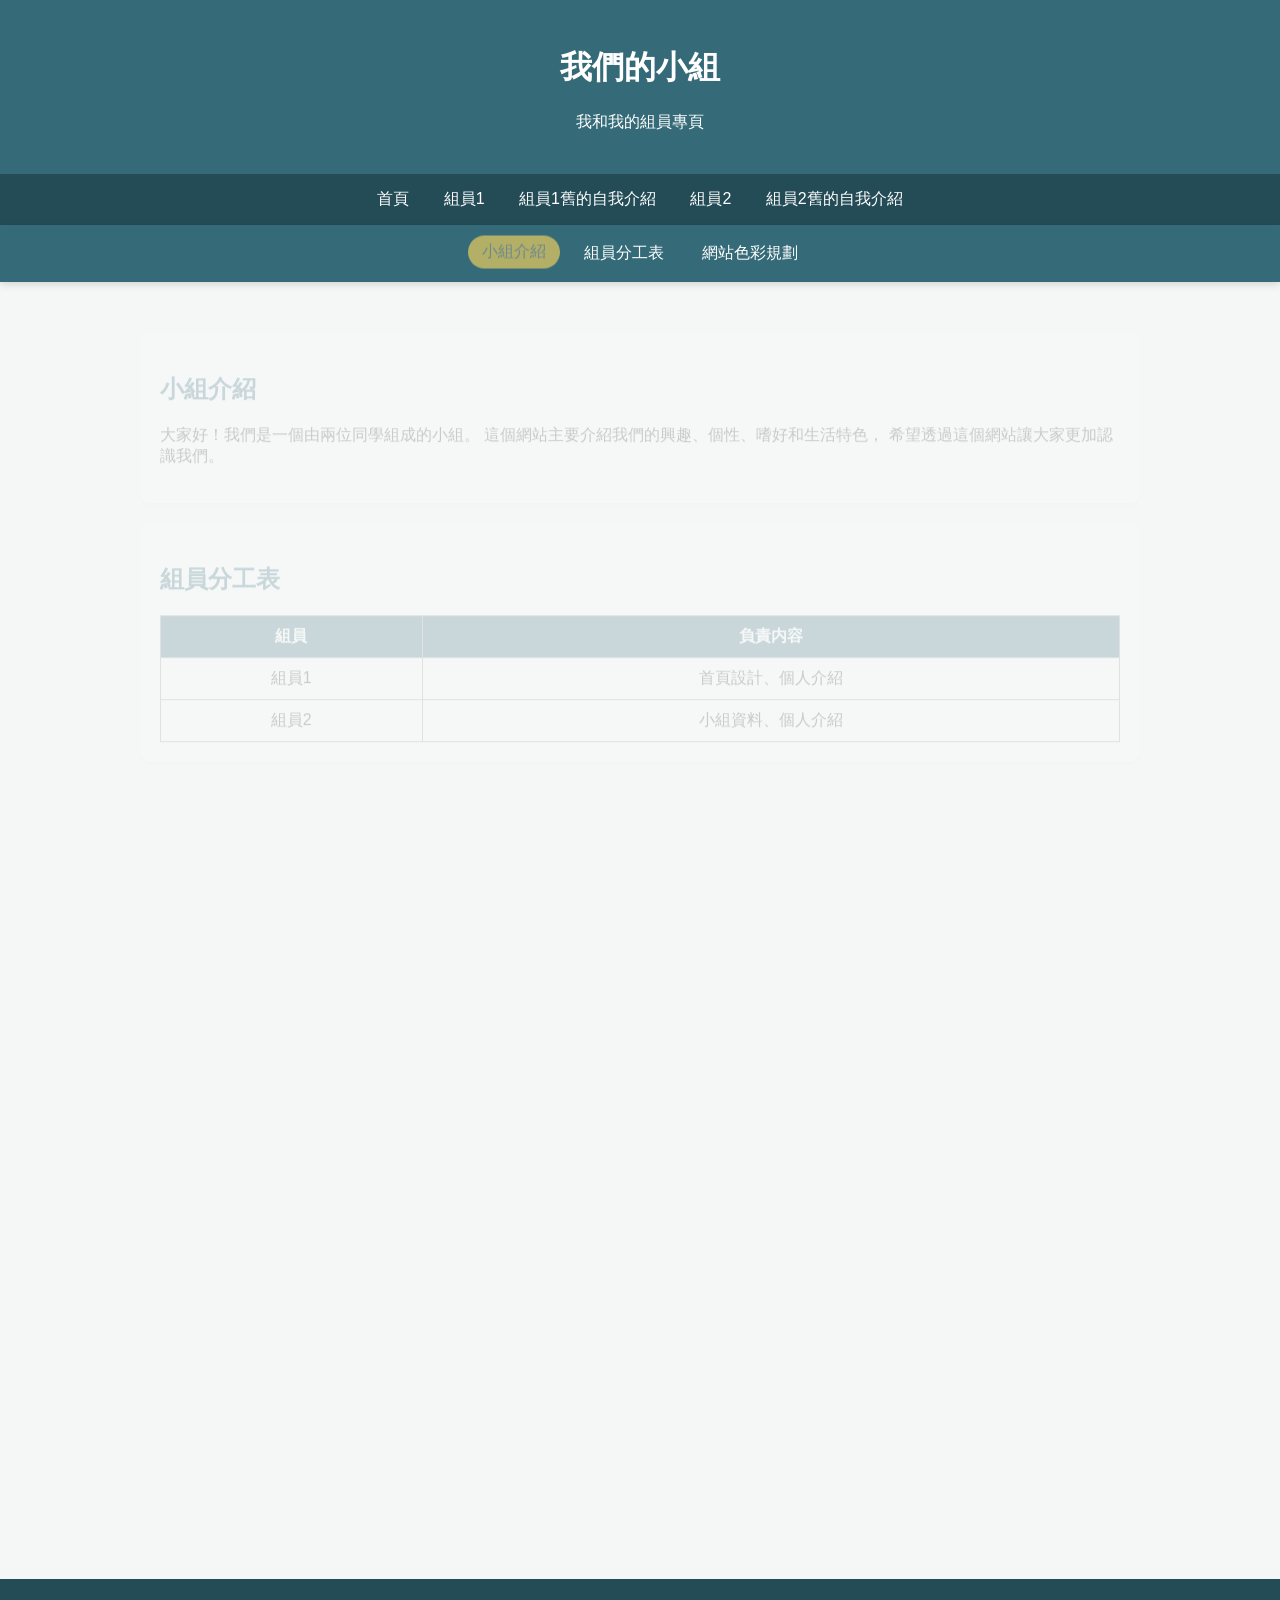
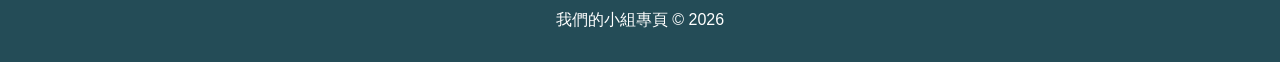
<file: index.html>
<!DOCTYPE html>
<html lang="zh-Hant">
<head>
  <meta charset="UTF-8">
  <meta http-equiv="refresh" content="0; url=home.html">
  <title>我們的小組</title>
</head>
<body>
  <p>正在前往首頁… 如果沒有自動跳轉，請<a href="home.html">點這裡</a>。</p>
</body>
</html>
</file>
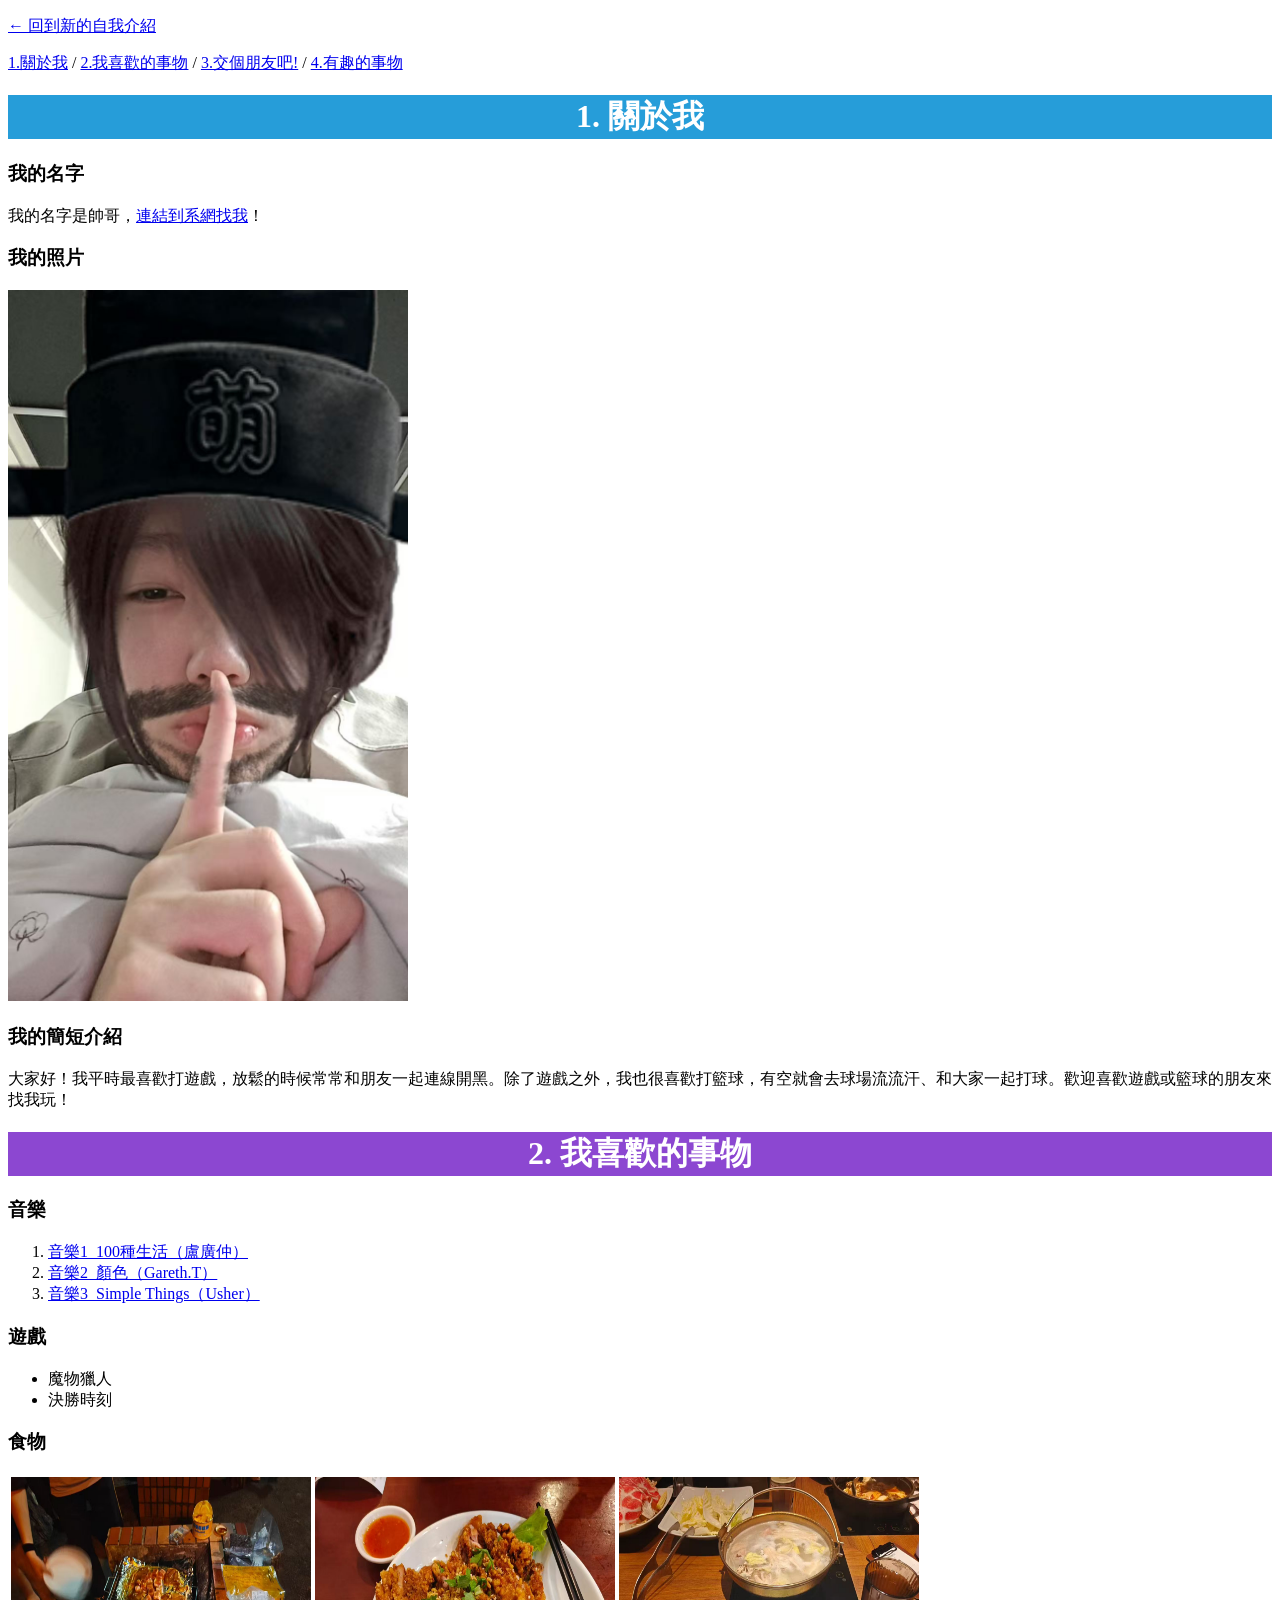
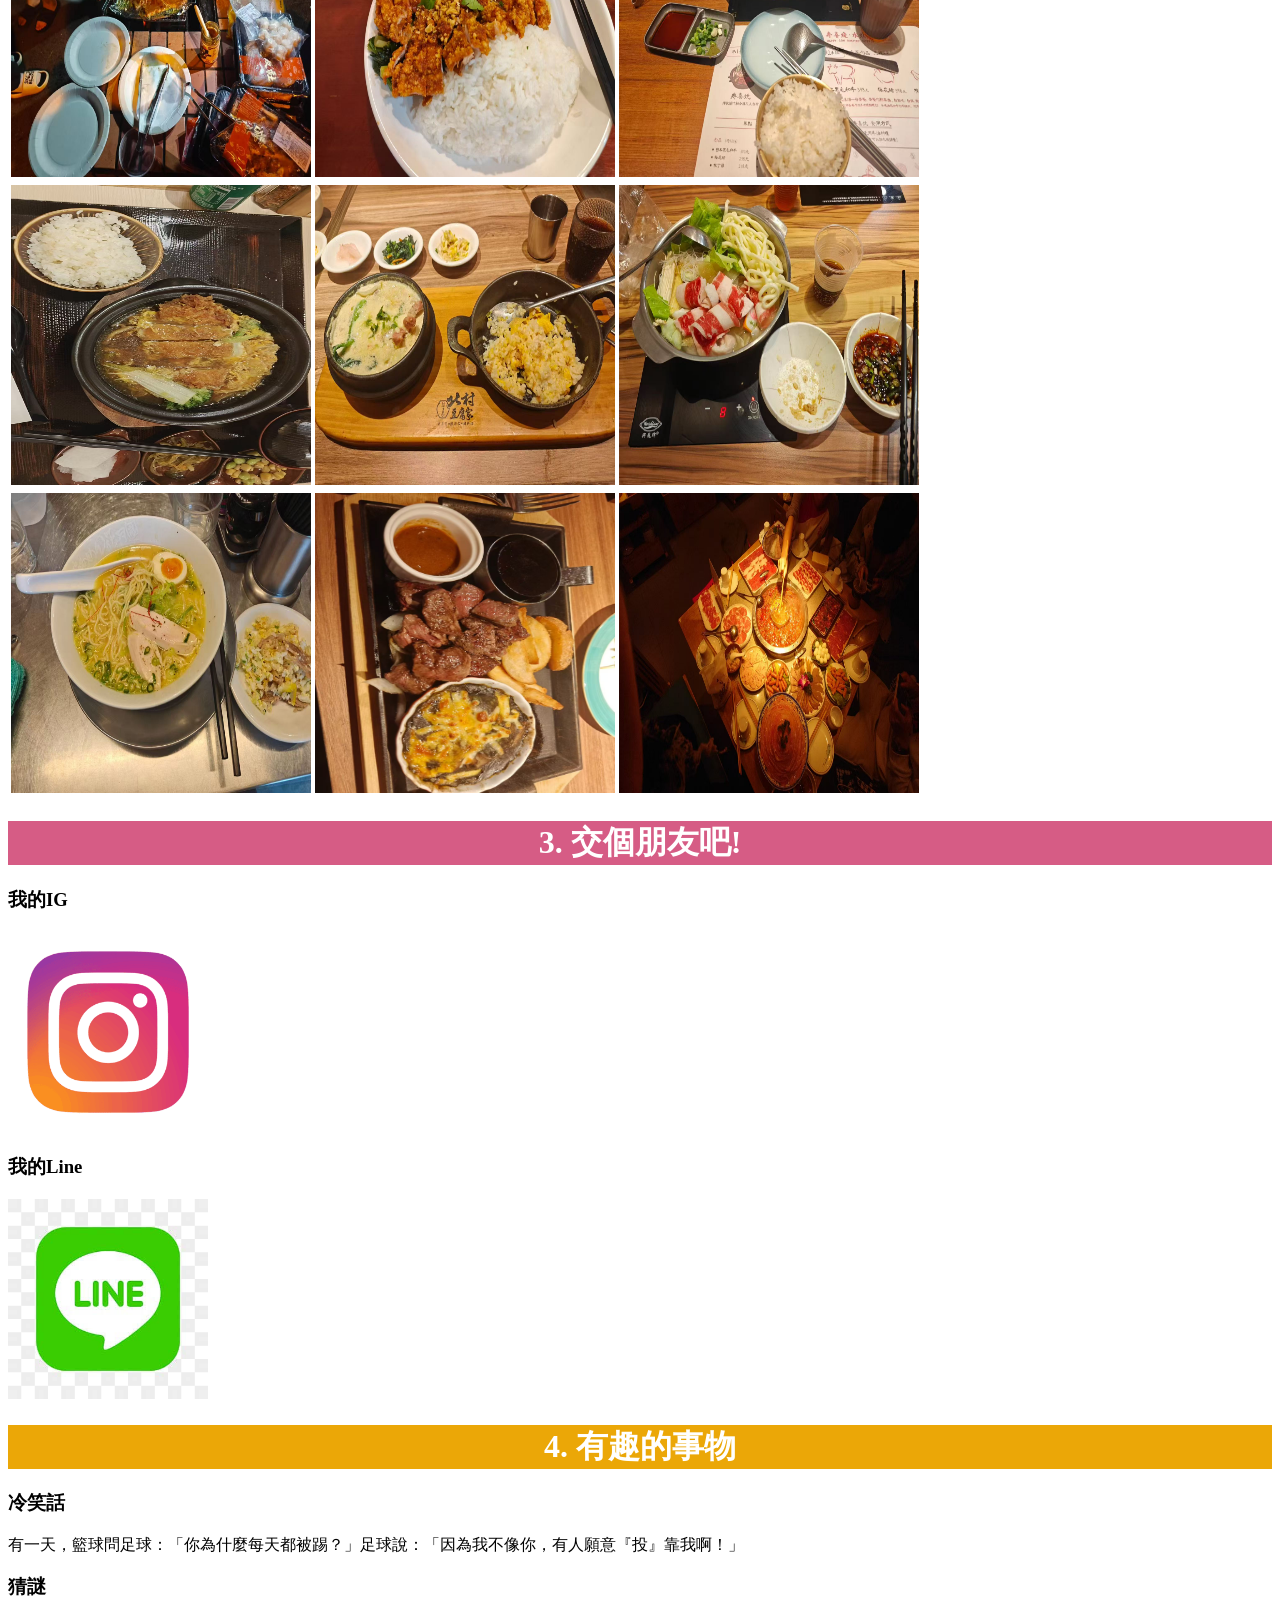
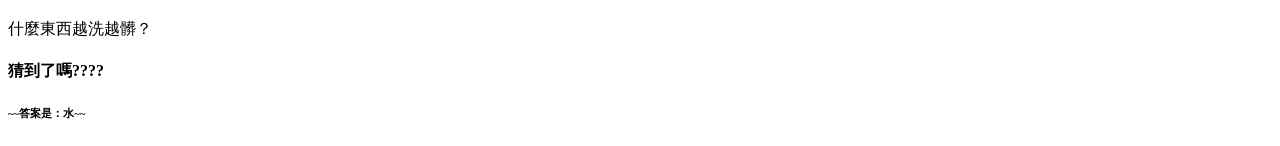
<file: 15751945/index.html>
<!DOCTYPE html>
<html>
<head>
    <meta charset="UTF-8">
    <title>陈天天开心</title>
    <link rel="icon" type="image/jpeg" href="1.jpg">

    <link rel="stylesheet" href="https://www.w3schools.com/css/mystyle.css">

    <style>
        h1 {
            color: white;
            text-align: center;
        }
    </style>
</head>
<body>

<p><a href="../member1.html">← 回到新的自我介紹</a></p>

<p><a href="#a1">1.關於我</a> / <a href="#a2">2.我喜歡的事物</a> / <a href="#a3">3.交個朋友吧!</a> / <a href="#a4">4.有趣的事物</a></p>


<h1 id="a1" style="background-color: hsl(200, 70%, 50%);">1. 關於我</h1>
    <h3>我的名字</h3>
    <p>我的名字是帥哥，<a href="https://aai.mcu.edu.tw/">連結到系網找我</a>！</p>
    <h3>我的照片</h3>
    <img src="1.jpg" width="400" style="max-width: 100%; height: auto;">
    <h3>我的簡短介紹</h3>
    <p>大家好！我平時最喜歡打遊戲，放鬆的時候常常和朋友一起連線開黑。除了遊戲之外，我也很喜歡打籃球，有空就會去球場流流汗、和大家一起打球。歡迎喜歡遊戲或籃球的朋友來找我玩！</p>

<h1 id="a2" style="background-color: hsl(270, 60%, 55%);">2. 我喜歡的事物</h1>
    <h3>音樂</h3>
        <ol>
            <li><a href="https://youtu.be/nPcByqGfxQo">音樂1_100種生活（盧廣仲）</a></li>
            <li><a href="https://youtu.be/Rvj-o2fNFWk">音樂2_顏色（Gareth.T）</a></li>
            <li><a href="https://youtu.be/9VWj8UH5R2g">音樂3_Simple Things（Usher）</a></li>
        </ol>


    <h3>遊戲</h3>
        <ul>
            <li>魔物獵人</li>
            <li>決勝時刻</li>
        </ul>


    <h3>食物</h3>

    <table>
            <tr>
                <td><img src="photos/food1.jpg" width="300" height="300"></td>
                <td><img src="photos/food2.jpg" width="300" height="300"></td>
                <td><img src="photos/food3.jpg" width="300" height="300"></td>
            </tr>

            <tr>
                <td><img src="photos/food4.jpg" width="300" height="300"></td>
                <td><img src="photos/food5.jpg" width="300" height="300"></td>
                <td><img src="photos/food6.jpg" width="300" height="300"></td>
            </tr>

            <tr>
                <td><img src="photos/food7.jpg" width="300" height="300"></td>
                <td><img src="photos/food8.jpg" width="300" height="300"></td>
                <td><img src="photos/food9.jpg" width="300" height="300"></td>
            </tr>
    </table>

<h1 id="a3" style="background-color: hsl(340, 60%, 60%);">3. 交個朋友吧!</h1>
    <h3>我的IG</h3>
    <img src="ig.png" width="200" height="200">
    <h3>我的Line</h3>
    <img src="line.jpg" width="200" height="200">

<h1 id="a4" style="background-color: rgb(235, 167, 7);">4. 有趣的事物</h1>
    <h3>冷笑話</h3>
    <p>有一天，籃球問足球：「你為什麼每天都被踢？」足球說：「因為我不像你，有人願意『投』靠我啊！」</p>
    <h3>猜謎</h3>
    <p>什麼東西越洗越髒？</p>
    <h4>猜到了嗎????</h4>
    <h6>~~答案是：水~~</h6>


</body>
</html>
</file>
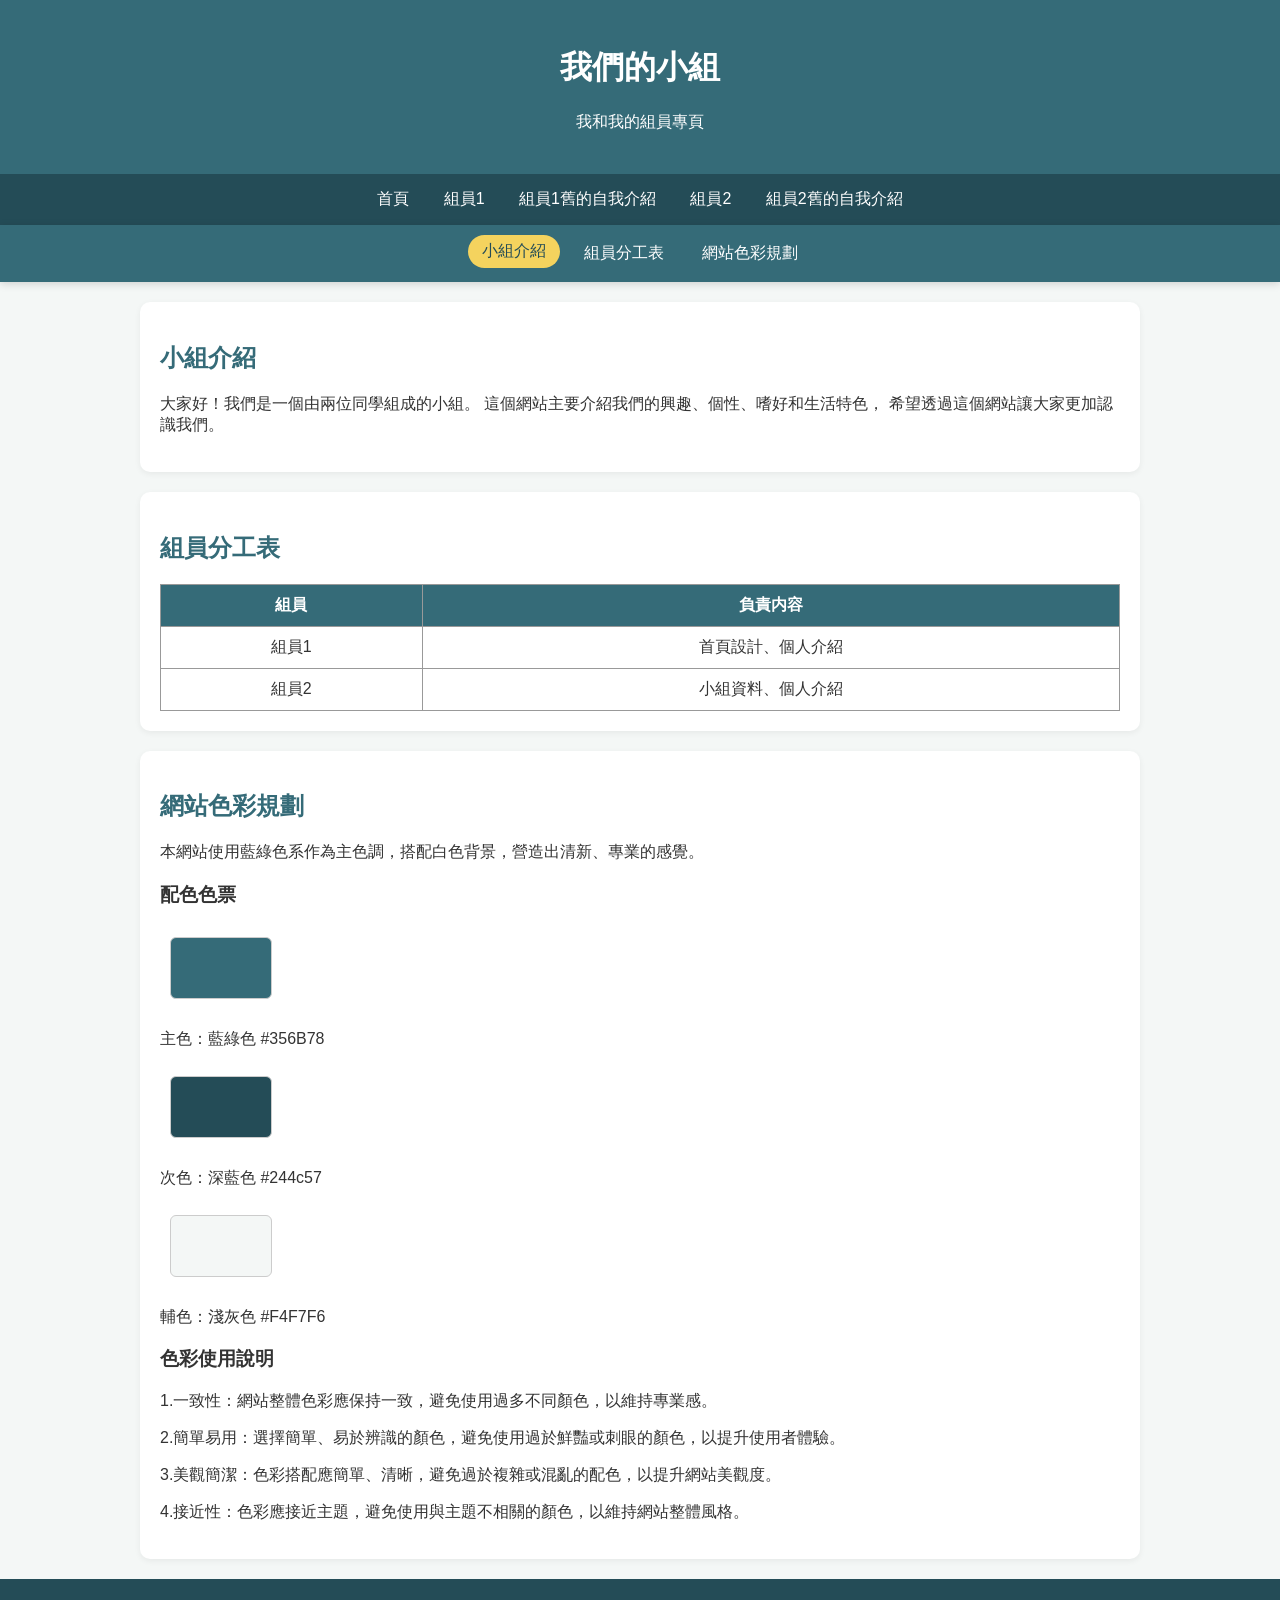
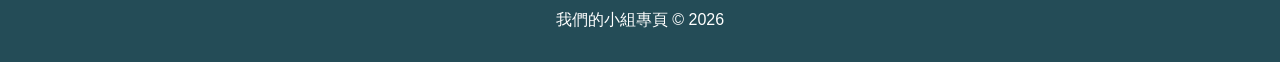
<file: home.html>
<!DOCTYPE html>
<html lang="zh-Hant">
<head>
  <meta charset="UTF-8">
  <meta name="viewport" content="width=device-width,initial-scale=1.0">
  <title>我們的小組</title>
  <link rel="icon" href="data:image/svg+xml,%3Csvg xmlns='http://www.w3.org/2000/svg' viewBox='0 0 100 100'%3E%3Ctext y='.9em' font-size='90'%3E👋%3C/text%3E%3C/svg%3E">

  <style>
    /* 點目錄時平滑捲動 */
    html {
      scroll-behavior: smooth;
    }

    body {
      font-family: Arial,sans-serif;
      background-color: #F4F7F6;
      margin: 0;
      color:#333;
    }

    header {
      background-color: #356B78;
      color:white;
      text-align:center;
      padding: 25px;
    }

    nav {
        background-color: #244c57;
        text-align: center;
        padding:15px;
    }

    nav a {
      color: white;
      text-decoration: none;
      margin: 15px;
      transition: color 0.3s;
    }

    nav a:hover {
        color:#F4D35E;
    }

    /* 專題目錄 */
    .section-nav {
      position: sticky;
      top: 0;
      z-index: 10;
      display: flex;
      justify-content: center;
      flex-wrap: wrap;
      gap: 10px;
      padding: 12px;
      background: #356B78;
      box-shadow: 0 2px 8px rgba(0, 0, 0, 0.15);
    }

    .section-nav a {
      color: white;
      text-decoration: none;
      padding: 6px 14px;
      border-radius: 20px;
      transition: background 0.3s, color 0.3s, transform 0.3s;
    }

    .section-nav a:hover,
    .section-nav a.active {
      background: #F4D35E;
      color: #244c57;
      transform: translateY(-2px);
    }

    .card {
      background-color: white;
      margin: 20px auto;
      padding: 20px;
      border-radius: 10px;
      width:85%;
      max-width: 1000px; /* 大螢幕時不要太寬，和組員1頁面一致 */
      box-sizing: border-box;
      box-shadow: 0 2px 6px rgba(0, 0, 0, 0.06);
      scroll-margin-top: 70px; /* 跳轉時不要被目錄擋住 */
      transition: transform 0.3s, box-shadow 0.3s;
    }

    .card:hover {
      transform: translateY(-5px);
      box-shadow: 0 10px 24px rgba(0, 0, 0, 0.12);
    }

    /* 捲動淡入動畫 */
    .card.reveal {
      opacity: 0;
      transform: translateY(40px);
      transition: opacity 0.8s ease, transform 0.8s ease, box-shadow 0.3s;
    }

    .card.reveal.show {
      opacity: 1;
      transform: translateY(0);
    }

    .card.reveal.show:hover {
      transform: translateY(-5px);
      transition: transform 0.3s, box-shadow 0.3s;
    }

    h2 {
      color: #356B78;
    }

    img {
        width: 100%;
        max-width: 100%;
        border-radius: 8px;
        transition: transform 0.4s, box-shadow 0.4s;
    }

    .card img:hover {
        transform: scale(1.02);
        box-shadow: 0 8px 18px rgba(0, 0, 0, 0.2);
    }

    table {
        width: 100%;
        border-collapse: collapse;
    }

    th, td {
        border: 1px solid #999;
        padding: 10px;
        text-align: center;
        transition: background 0.3s;
    }

    th {
        background-color: #356B78;
        color: white;
    }

    tr:hover td {
        background-color: #FFF6DC;
    }

    .color {
        width: 100px;
        height: 60px;
        display: inline-block;
        margin: 10px;
        border: 1px solid #ccc;
        border-radius: 6px;
        transition: transform 0.3s, box-shadow 0.3s;
    }

    .color:hover {
        transform: scale(1.15) rotate(-3deg);
        box-shadow: 0 6px 14px rgba(0, 0, 0, 0.2);
    }

    /* 回到頂部按鈕 */
    .back-to-top {
        position: fixed;
        right: 20px;
        bottom: 20px;
        width: 45px;
        height: 45px;
        line-height: 45px;
        text-align: center;
        font-size: 22px;
        color: #244c57;
        background: #F4D35E;
        border-radius: 50%;
        text-decoration: none;
        box-shadow: 0 4px 10px rgba(0, 0, 0, 0.2);
        opacity: 0;
        pointer-events: none;
        transition: opacity 0.3s, transform 0.3s;
    }

    .back-to-top.visible {
        opacity: 1;
        pointer-events: auto;
    }

    .back-to-top:hover {
        transform: translateY(-4px);
    }

    footer {
        background-color: #244c57;
        color: white;
        text-align: center;
        padding: 15px;
    }

    /* 系統設定「減少動態效果」時關閉動畫 */
    @media (prefers-reduced-motion: reduce) {
        html {
            scroll-behavior: auto;
        }

        *,
        *::before,
        *::after {
            animation: none !important;
            transition: none !important;
        }

        .card.reveal {
            opacity: 1;
            transform: none;
        }
    }
  </style>
</head>

<body>

<header id="top">
    <h1>我們的小組</h1>
    <p>我和我的組員專頁</p>
</header>


<nav>
    <a href="home.html">首頁</a>
    <a href="member1.html">組員1</a>
    <a href="15751945/index.html">組員1舊的自我介紹</a>
    <a href="http://ningxuetvt.github.io/ningxue-minecraft-website/" target="_blank">組員2</a>
    <a href="https://ningxuetvt.github.io/ningxue-website-original/" target="_blank">組員2舊的自我介紹</a>
</nav>

<!--專題目錄：點擊跳轉到各區塊-->
<div class="section-nav">
    <a href="#intro">小組介紹</a>
    <a href="#work">組員分工表</a>
    <a href="#colors">網站色彩規劃</a>
</div>

<div class="card" id="intro">
    <h2>小組介紹</h2>
    <p>
      大家好！我們是一個由兩位同學組成的小組。
      這個網站主要介紹我們的興趣、個性、嗜好和生活特色，
        希望透過這個網站讓大家更加認識我們。
    </p>
</div>

<div class="card" id="work">
    <h2>組員分工表</h2>
    <table>
        <tr>
            <th>組員</th>
            <th>負責内容</th>
        </tr>
        <tr>
            <td>組員1</td>
            <td>首頁設計、個人介紹</td>
        </tr>
        <tr>
            <td>組員2</td>
            <td>小組資料、個人介紹</td>
        </tr>
    </table>
</div>

<div class="card" id="colors">
    <h2>網站色彩規劃</h2>
    <p>
        本網站使用藍綠色系作為主色調，搭配白色背景，營造出清新、專業的感覺。
    </p>

    <h3>配色色票</h3>

    <div class="color"
 style="background-color: #356B78;"></div>
    <P>主色：藍綠色 #356B78</P>

    <div class="color" style="background-color: #244c57;"></div>
    <P>次色：深藍色 #244c57</P>

    <div class="color" style="background-color: #F4F7F6;"></div>
    <P>輔色：淺灰色 #F4F7F6</P>

    <h3>色彩使用說明</h3>
    <p>1.一致性：網站整體色彩應保持一致，避免使用過多不同顏色，以維持專業感。</p>
    <p>2.簡單易用：選擇簡單、易於辨識的顏色，避免使用過於鮮豔或刺眼的顏色，以提升使用者體驗。</p>
    <p>3.美觀簡潔：色彩搭配應簡單、清晰，避免過於複雜或混亂的配色，以提升網站美觀度。</p>
    <p>4.接近性：色彩應接近主題，避免使用與主題不相關的顏色，以維持網站整體風格。</p>
</div>

<!--回到頂部按鈕-->
<a href="#top" class="back-to-top" aria-label="回到頂部">↑</a>

<footer>
    <p>我們的小組專頁 &copy; 2026</p>
</footer>

<script>
  // 捲動到區塊時淡入
  const cards = document.querySelectorAll('.card');
  const navLinks = document.querySelectorAll('.section-nav a');

  cards.forEach(card => card.classList.add('reveal'));

  const revealObserver = new IntersectionObserver(entries => {
    entries.forEach(entry => {
      if (entry.isIntersecting) {
        entry.target.classList.add('show');
        revealObserver.unobserve(entry.target);
      }
    });
  }, { threshold: 0.15 });

  cards.forEach(card => revealObserver.observe(card));

  // 目前看到的區塊，目錄對應的按鈕會亮起
  const activeObserver = new IntersectionObserver(entries => {
    entries.forEach(entry => {
      if (entry.isIntersecting) {
        navLinks.forEach(link => {
          link.classList.toggle('active', link.getAttribute('href') === '#' + entry.target.id);
        });
      }
    });
  }, { rootMargin: '-40% 0px -55% 0px' });

  cards.forEach(card => activeObserver.observe(card));

  // 往下捲一段距離後才顯示「回到頂部」按鈕
  const backToTop = document.querySelector('.back-to-top');
  window.addEventListener('scroll', () => {
    backToTop.classList.toggle('visible', window.scrollY > 300);
  });
</script>

</body>
</html>
</file>
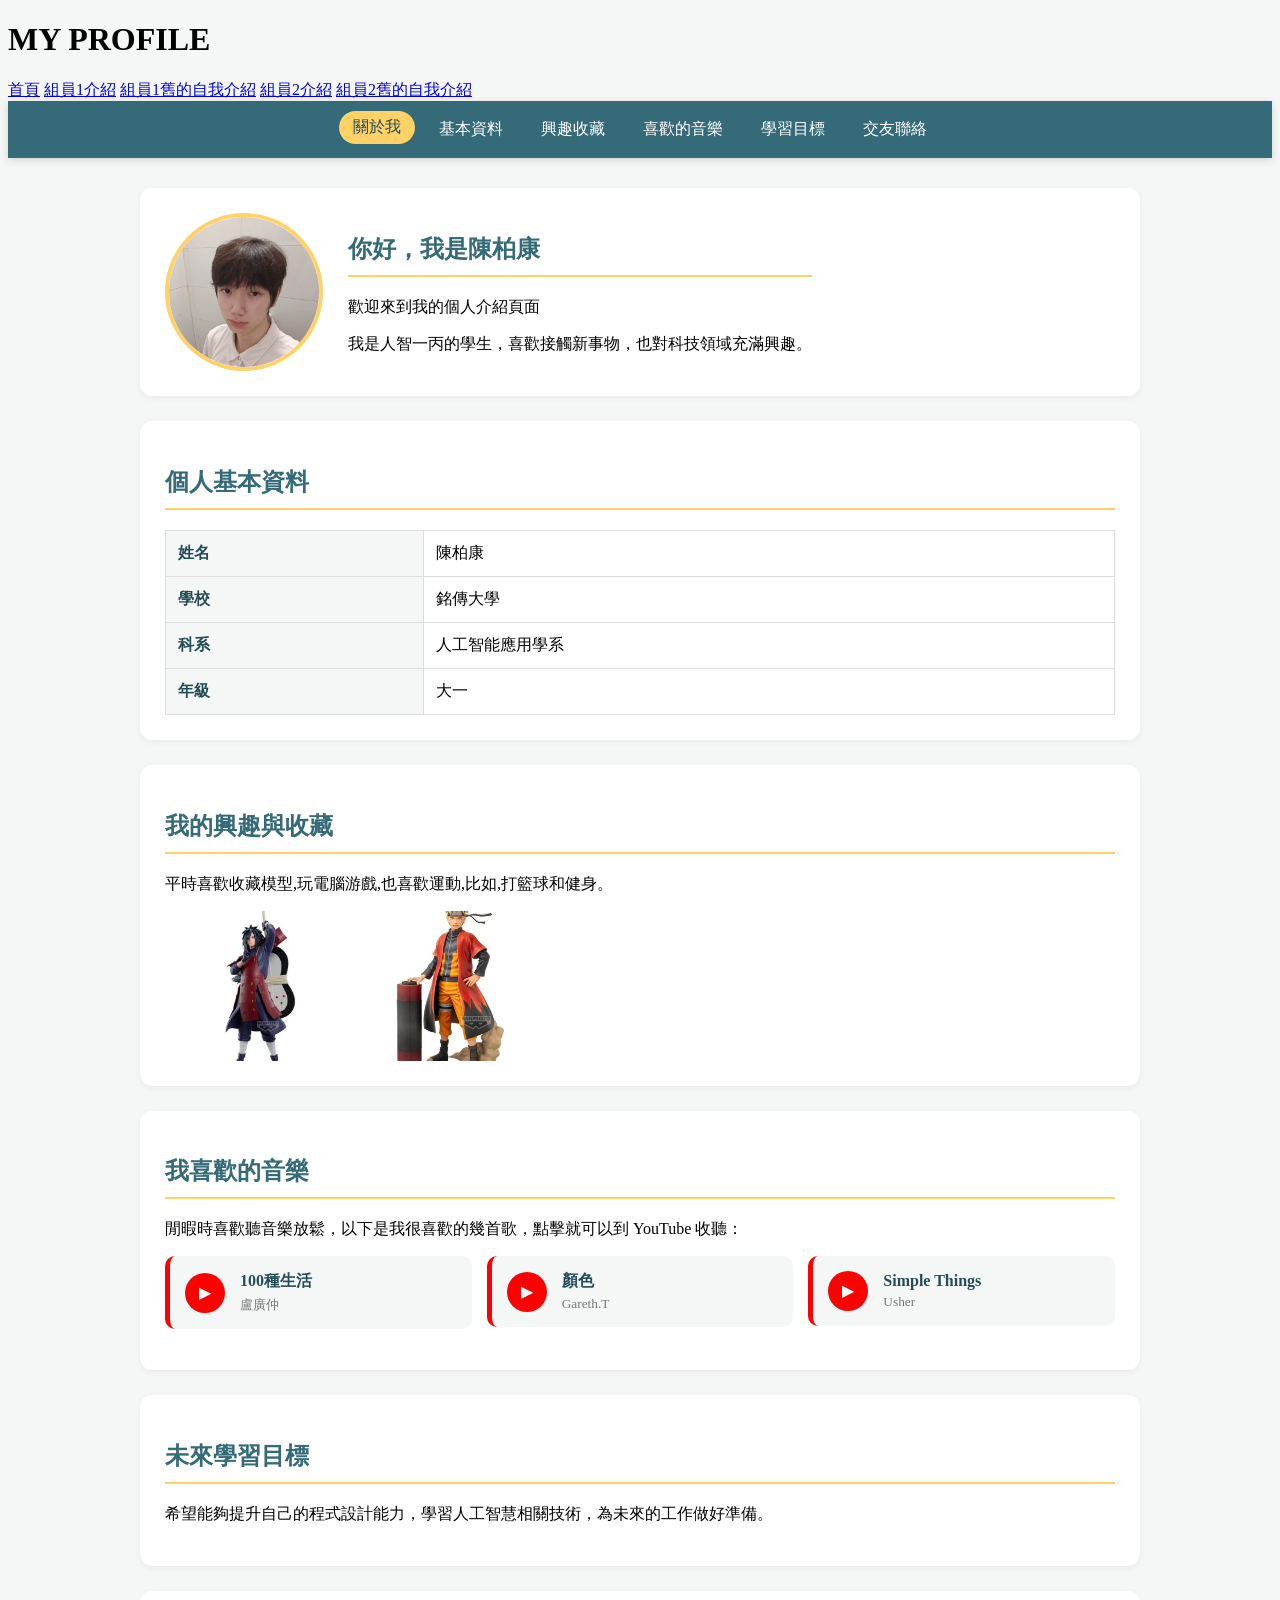
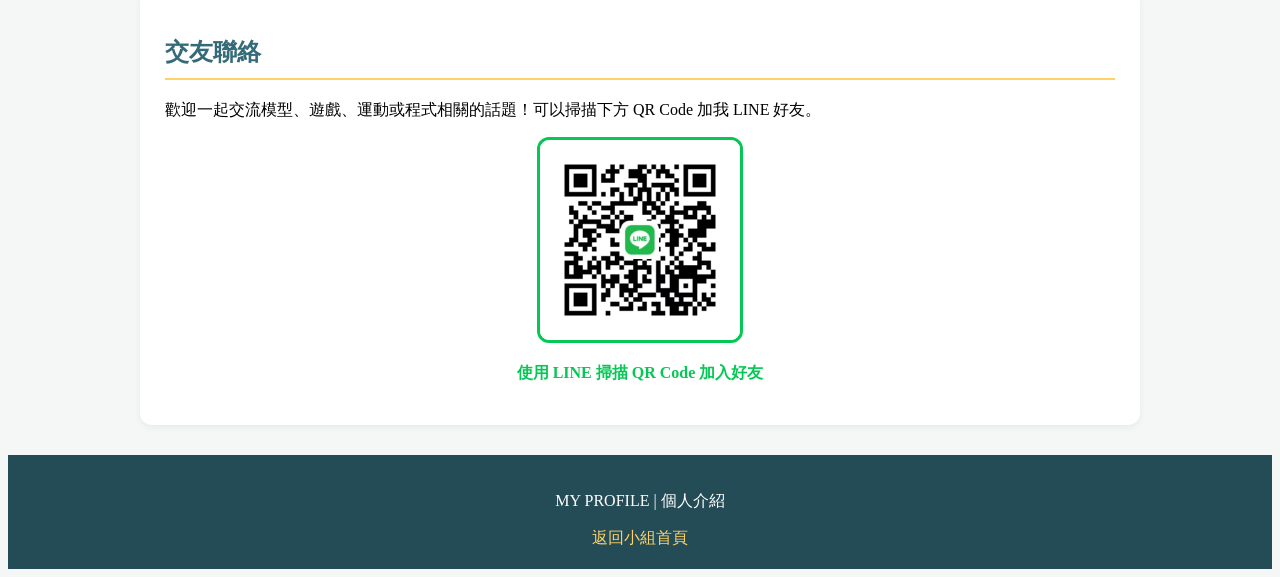
<file: member1.html>
<!DOCTYPE html>
<html lang="zh-Hant">
<head>
  <meta charset="UTF-8">
  <meta name="viewport"
content="width=device-width,initial-scale=1.0">
  <title>個人介紹|我的個人專頁</title>
  <link rel="icon"href="favicon.svg">
  <link rel="stylesheet" href="style.css">
</head>

<body>

 <!--頂部導覽列-->
 <header id="top">
   <h1>MY PROFILE</h1>
   <nav>
    <a href="home.html">首頁</a>
    <a href="member1.html">組員1介紹</a>
    <a href="15751945/index.html">組員1舊的自我介紹</a>
    <a href="https://ningxuetvt.github.io/ningxue-minecraft-website/" target="_blank">組員2介紹</a>
    <a href="https://ningxuetvt.github.io/ningxue-website-original/" target="_blank">組員2舊的自我介紹</a>
   </nav>
 </header>

 <!--專題目錄：點擊跳轉到各區塊-->
 <nav class="section-nav">
   <a href="#about">關於我</a>
   <a href="#info">基本資料</a>
   <a href="#hobby">興趣收藏</a>
   <a href="#music">喜歡的音樂</a>
   <a href="#goal">學習目標</a>
   <a href="#contact">交友聯絡</a>
 </nav>


<!--個人介紹-->
<div class="container">

    <section class="card profile" id="about">
        <img src="avatar.jpg"alt="個人頭像">
        <div>
            <h2>你好，我是陳柏康</h2>
            <p>歡迎來到我的個人介紹頁面</p>
            <p>我是人智一丙的學生，喜歡接觸新事物，也對科技領域充滿興趣。</p>
        </div>
    </section>

    <section class="card" id="info">
        <h2>個人基本資料</h2>
        <table>
            <tr>
                <th>姓名</th>
                <td>陳柏康</td>
            </tr>
            <tr>
                <th>學校</th>
                <td>銘傳大學</td>
            </tr>
            <tr>
                <th>科系</th>
                <td>人工智能應用學系</td>
            </tr>
            <tr>
                <th>年級</th>
                <td>大一</td>
            </tr>
        </table>
    </section>

    <section class="card" id="hobby">
        <h2>我的興趣與收藏</h2>
         <p>平時喜歡收藏模型,玩電腦游戲,也喜歡運動,比如,打籃球和健身。</p>

         <div class="hobby">
           <img src="model1.jpg" alt="模型收藏">
           <img src="model2.jpg" alt="模型展示">
         </div>
    </section>

    <section class="card" id="music">
        <h2>我喜歡的音樂</h2>
        <p>閒暇時喜歡聽音樂放鬆，以下是我很喜歡的幾首歌，點擊就可以到 YouTube 收聽：</p>

        <ul class="music-list">
            <li>
                <a href="https://youtu.be/nPcByqGfxQo" target="_blank">
                    <span class="music-icon">▶</span>
                    <span class="music-info">
                        <strong>100種生活</strong>
                        <small>盧廣仲</small>
                    </span>
                </a>
            </li>
            <li>
                <a href="https://youtu.be/Rvj-o2fNFWk" target="_blank">
                    <span class="music-icon">▶</span>
                    <span class="music-info">
                        <strong>顏色</strong>
                        <small>Gareth.T</small>
                    </span>
                </a>
            </li>
            <li>
                <a href="https://youtu.be/9VWj8UH5R2g" target="_blank">
                    <span class="music-icon">▶</span>
                    <span class="music-info">
                        <strong>Simple Things</strong>
                        <small>Usher</small>
                    </span>
                </a>
            </li>
        </ul>
    </section>

    <section class="card" id="goal">
        <h2>未來學習目標</h2>
        <p>希望能夠提升自己的程式設計能力，學習人工智慧相關技術，為未來的工作做好準備。</p>
    </section>

    <section class="card" id="contact">
        <h2>交友聯絡</h2>
        <p>歡迎一起交流模型、遊戲、運動或程式相關的話題！可以掃描下方 QR Code 加我 LINE 好友。</p>

        <div class="line">
          <img src="line.jpg" alt="LINE 加好友 QR Code">
          <p>使用 LINE 掃描 QR Code 加入好友</p>
        </div>
    </section>

</div>

<!--回到頂部按鈕-->
<a href="#top" class="back-to-top" aria-label="回到頂部">↑</a>

<footer>
    <p>MY PROFILE | 個人介紹</p>
    <a href="home.html">返回小組首頁</a>
</footer>

<script>
  // 捲動到區塊時淡入
  const cards = document.querySelectorAll('.card');
  const navLinks = document.querySelectorAll('.section-nav a');

  cards.forEach(card => card.classList.add('reveal'));

  const revealObserver = new IntersectionObserver(entries => {
    entries.forEach(entry => {
      if (entry.isIntersecting) {
        entry.target.classList.add('show');
        revealObserver.unobserve(entry.target);
      }
    });
  }, { threshold: 0.15 });

  cards.forEach(card => revealObserver.observe(card));

  // 目前看到的區塊，目錄對應的按鈕會亮起
  const activeObserver = new IntersectionObserver(entries => {
    entries.forEach(entry => {
      if (entry.isIntersecting) {
        navLinks.forEach(link => {
          link.classList.toggle('active', link.getAttribute('href') === '#' + entry.target.id);
        });
      }
    });
  }, { rootMargin: '-40% 0px -55% 0px' });

  cards.forEach(card => activeObserver.observe(card));

  // 往下捲一段距離後才顯示「回到頂部」按鈕
  const backToTop = document.querySelector('.back-to-top');
  window.addEventListener('scroll', () => {
    backToTop.classList.toggle('visible', window.scrollY > 300);
  });
</script>

</body>
</html>
</file>
<file: style.css>
.container{
    width:85%;
    max-width:1000px;
    margin:30px auto;
}

/* 點目錄時平滑捲動 */
html {
    scroll-behavior: smooth;
}

body {
    background: #F4F7F6;
}

/* 專題目錄 */
.section-nav {
    position: sticky;
    top: 0;
    z-index: 10;
    display: flex;
    justify-content: center;
    flex-wrap: wrap;
    gap: 10px;
    padding: 12px;
    background: #356B78;
    box-shadow: 0 2px 8px rgba(0, 0, 0, 0.15);
}

.section-nav a {
    color: white;
    text-decoration: none;
    padding: 6px 14px;
    border-radius: 20px;
    transition: background 0.3s, color 0.3s, transform 0.3s;
}

.section-nav a:hover,
.section-nav a.active {
    background: #FFD166;
    color: #244C57;
    transform: translateY(-2px);
}

.card{
    background:white;
    padding:25px;
    margin-bottom:25px;
    border-radius:12px;
    box-shadow: 0 2px 6px rgba(0, 0, 0, 0.06);
    scroll-margin-top: 70px; /* 跳轉時不要被目錄擋住 */
    transition: transform 0.3s, box-shadow 0.3s;
}

.card:hover {
    transform: translateY(-5px);
    box-shadow: 0 10px 24px rgba(0, 0, 0, 0.12);
}

/* 捲動淡入動畫 */
.card.reveal {
    opacity: 0;
    transform: translateY(40px);
    transition: opacity 0.8s ease, transform 0.8s ease, box-shadow 0.3s;
}

.card.reveal.show {
    opacity: 1;
    transform: translateY(0);
}

.card.reveal.show:hover {
    transform: translateY(-5px);
    transition: transform 0.3s, box-shadow 0.3s;
}

.card h2 {
    color:#356B78;
    border-bottom: 2px solid #FFD166;
    padding-bottom:10px;
}

.profile {
    display: flex;
    align-items: center;
    gap:25px;
}

.profile img {
    width:150px;
    height: 150px;
    object-fit: cover;
    border-radius: 50%;
    border: 4px solid #FFD166;
    transition: transform 0.6s;
}

.profile img:hover {
    transform: rotate(360deg) scale(1.05);
}

table {
    width: 100%;
    border-collapse: collapse;
}

th,td {
    border: 1px solid #ddd;
    padding: 12px;
    text-align:left;
}

th {
    background: #F4F7F6;
    color: #244C57;
}

tr {
    transition: background 0.3s;
}

tr:hover td {
    background: #FFF6DC;
}

.hobby {
    display: flex;
    gap: 15px;
    flex-wrap: wrap;
}

.hobby img {
    width: 180px;
    height: 150px;
    object-fit: cover;
    border-radius: 8px;
    transition: transform 0.4s, box-shadow 0.4s;
}

.hobby img:hover {
    transform: scale(1.08);
    box-shadow: 0 8px 18px rgba(0, 0, 0, 0.2);
}

.line {
    text-align: center;
}

.line img {
    width: 200px;
    height: 200px;
    border: 3px solid #06C755;
    border-radius: 12px;
    animation: pulse 2s infinite;
}

.line p {
    color: #06C755;
    font-weight: bold;
}

/* QR Code 綠色光圈呼吸效果 */
@keyframes pulse {
    0%   { box-shadow: 0 0 0 0 rgba(6, 199, 85, 0.5); }
    70%  { box-shadow: 0 0 0 15px rgba(6, 199, 85, 0); }
    100% { box-shadow: 0 0 0 0 rgba(6, 199, 85, 0); }
}

/* 回到頂部按鈕 */
.back-to-top {
    position: fixed;
    right: 20px;
    bottom: 20px;
    width: 45px;
    height: 45px;
    line-height: 45px;
    text-align: center;
    font-size: 22px;
    color: #244C57;
    background: #FFD166;
    border-radius: 50%;
    text-decoration: none;
    box-shadow: 0 4px 10px rgba(0, 0, 0, 0.2);
    opacity: 0;
    pointer-events: none;
    transition: opacity 0.3s, transform 0.3s;
}

.back-to-top.visible {
    opacity: 1;
    pointer-events: auto;
}

.back-to-top:hover {
    transform: translateY(-4px);
}

/* 我喜歡的音樂 */
.music-list {
    list-style: none;
    padding: 0;
    display: grid;
    grid-template-columns: repeat(auto-fit, minmax(220px, 1fr));
    gap: 15px;
}

.music-list a {
    display: flex;
    align-items: center;
    gap: 15px;
    padding: 15px;
    border-radius: 10px;
    background: #F4F7F6;
    color: #244C57;
    text-decoration: none;
    border-left: 5px solid #FF0000;
    transition: transform 0.3s, box-shadow 0.3s, background 0.3s;
}

.music-list a:hover {
    transform: translateX(6px);
    background: #FFF6DC;
    box-shadow: 0 6px 14px rgba(0, 0, 0, 0.12);
}

.music-icon {
    width: 40px;
    height: 40px;
    flex-shrink: 0;
    line-height: 40px;
    text-align: center;
    border-radius: 50%;
    background: #FF0000;
    color: white;
    transition: transform 0.3s;
}

.music-list a:hover .music-icon {
    transform: scale(1.2);
}

.music-info {
    display: flex;
    flex-direction: column;
}

.music-info small {
    color: #777;
    margin-top: 4px;
}

footer {
    background: #244C57;
    color: white;
    text-align: center;
    padding: 20px;
}

footer a {
    color: #FFD166;
    text-decoration: none;
}

@media (max-width: 600px){
 .profile{
    flex-direction: column;
    text-align: center;
}

.hobby img {
    width: 100%;
}
}

/* 系統設定「減少動態效果」時關閉動畫 */
@media (prefers-reduced-motion: reduce) {
    html {
        scroll-behavior: auto;
    }

    *,
    *::before,
    *::after {
        animation: none !important;
        transition: none !important;
    }

    .card.reveal {
        opacity: 1;
        transform: none;
    }
}
</file>
